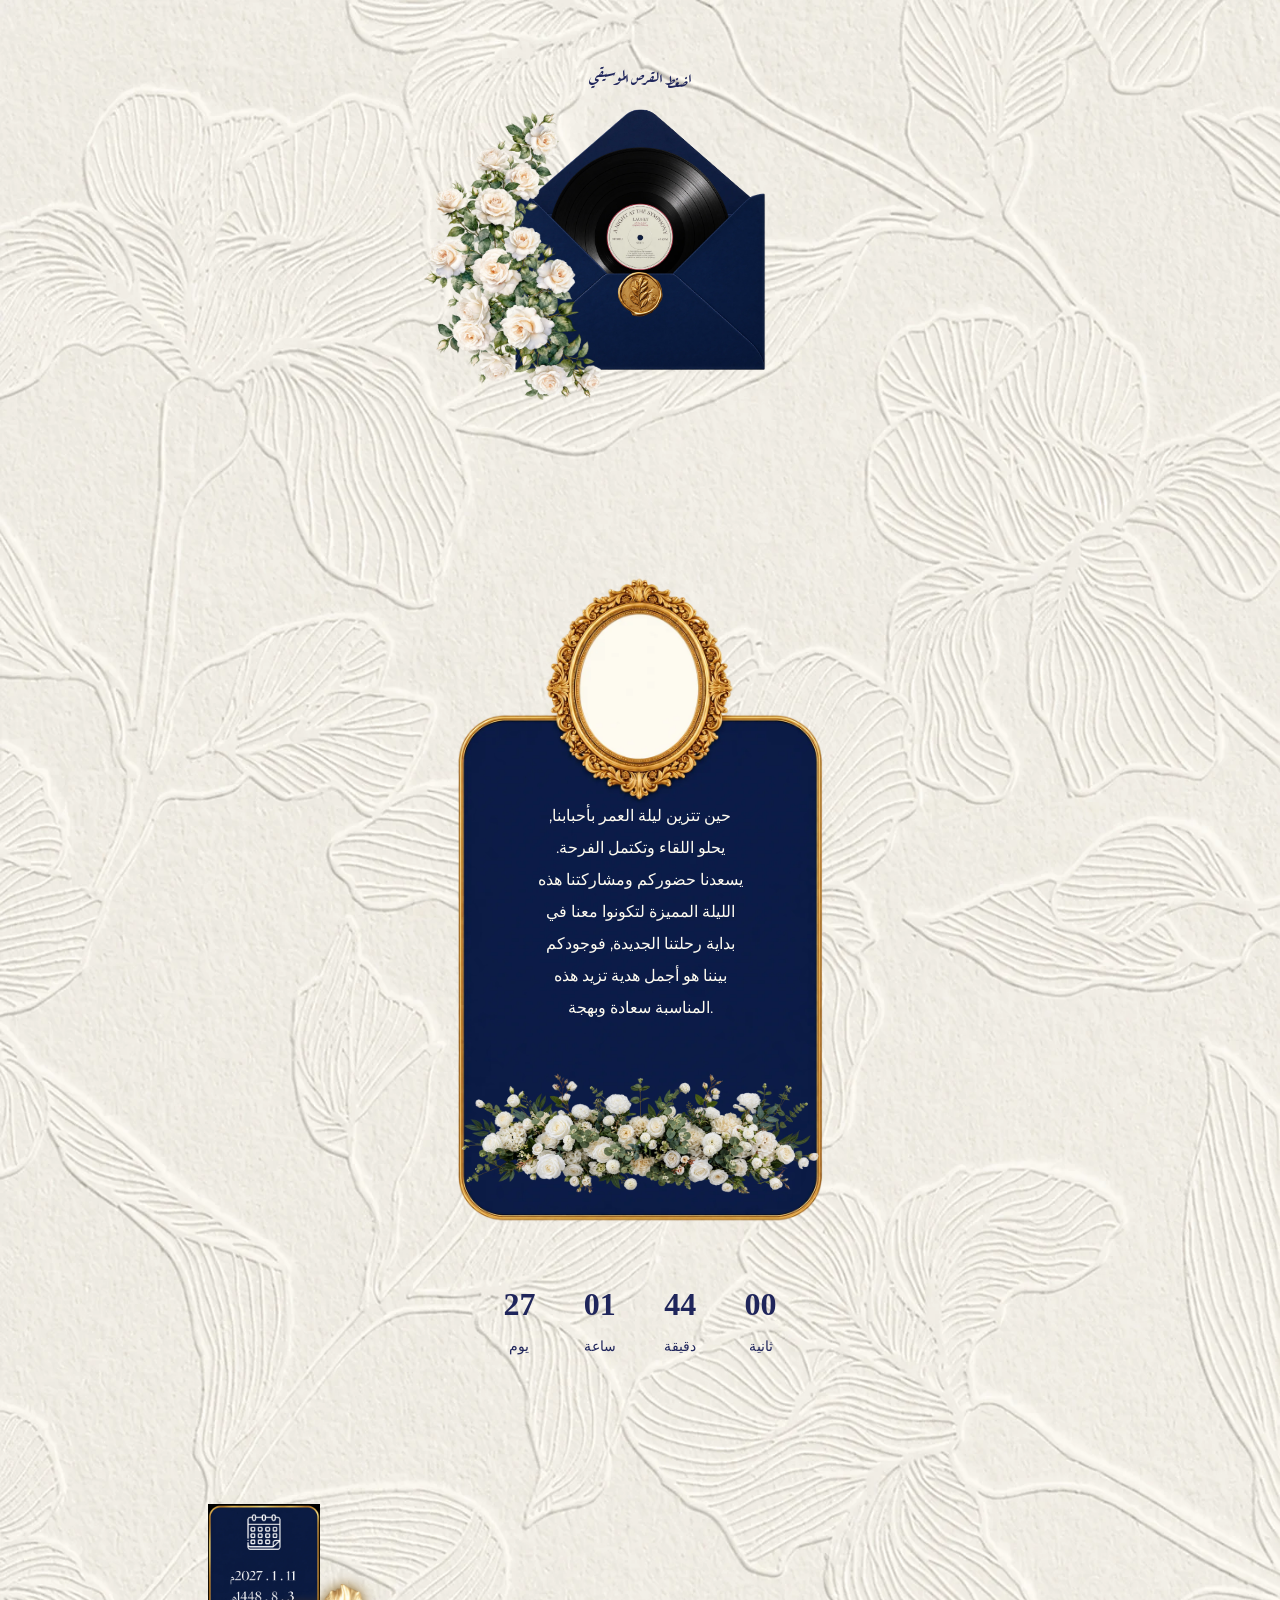
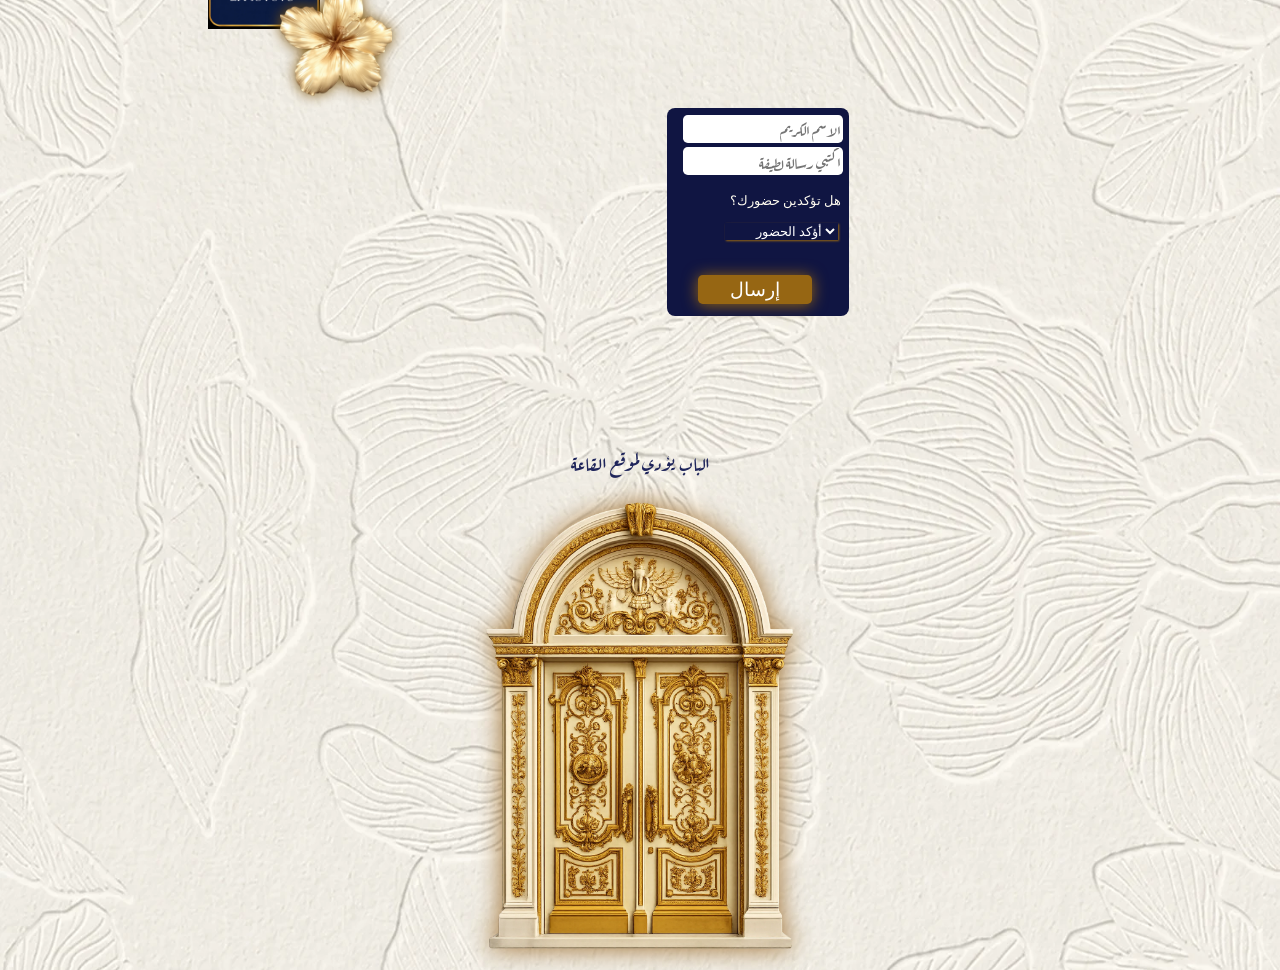
<file: index.html>
<!DOCTYPE html>
<html lang="en">
<head>
    <meta charset="UTF-8">
    <meta name="viewport" content="width=device-width, initial-scale=1.0">
    <title>دعوة</title>
    <link rel="stylesheet" href="home.css">
<script src="th.js"></script>
<script src="home.js"></script>
    <link rel="preconnect" href="https://fonts.googleapis.com">
<link rel="preconnect" href="https://fonts.gstatic.com" crossorigin>
<link href="https://fonts.googleapis.com/css2?family=Amiri:ital,wght@0,400;0,700;1,400;1,700&family=Aref+Ruqaa:wght@400;700&family=Montserrat:ital,wght@0,100..900;1,100..900&display=swap" rel="stylesheet">
<link rel="preconnect" href="https://fonts.googleapis.com">
<link rel="preconnect" href="https://fonts.gstatic.com" crossorigin>
<link href="https://fonts.googleapis.com/css2?family=Amiri:ital,wght@0,400;0,700;1,400;1,700&family=Aref+Ruqaa:wght@400;700&family=El+Messiri:wght@400..700&family=Montserrat:ital,wght@0,100..900;1,100..900&family=Tajawal:wght@200;300;400;500;700;800;900&display=swap" rel="stylesheet">
</head>
<body> 
    
<div class="all"> 

    <div class="one">
        <p class="a">اضغط القرص الموسيقي</p>
<img src="nnnnew.webp" class="open">
<img src="nnew.webp" class="music">
<img src="neeew.webp" class="darf">
<img src="nnnew.webp" class="bocket">
<img src="neeeew.webp" class="gold">
    </div>


    <div class="too">
<img src="neew.webp" class="poster">
<p class="b">حين تتزين ليلة العمر بأحبابنا, يحلو اللقاء وتكتمل الفرحة. يسعدنا حضوركم ومشاركتنا هذه الليلة المميزة لتكونوا معنا في بداية رحلتنا الجديدة, فوجودكم بيننا هو أجمل هدية تزيد هذه المناسبة سعادة وبهجة.</p>
<img src="neww.webp" class="flo">

<div class="countdown-container">
  <div class="time-box">
    <span id="days">00</span>
    <p>يوم</p>
  </div>
  <div class="time-box">
    <span id="hours">00</span>
    <p>ساعة</p>
</div>
<div class="time-box">
    <span id="minutes">00</span>
    <p>دقيقة</p>
 </div>
<div class="time-box">
    <span id="seconds">00</span>
    <p>ثانية</p>
    </div>
</div>
    </div>


    <div class="three">
<div class="hdor">
    </div>
    <input type="text" id="guestName" placeholder="الاسم الكريم" class="name">
<input type="text" id="guestMessage" placeholder="اكتبي رسالة لطيفة" class="name-tow">
<p class="gh">هل تؤكدين حضورك؟</p>
    <select id="attendanceSelect" class="c">
    <option value="أؤكد الحضور">أؤكد الحضور</option>
    <option value="أعتذر عن الحضور">أعتذر عن الحضور</option>
</select>
<button type="button" onclick="submitRSVP()">إرسال</button>
</div>
<img src="neeeeew.webp" class="date">
<img src="newwww.webp" class="golden">
    </div>


    <div class="four">
<p class="dor">الباب يؤدي لموقع القاعة</p>
<a href="https://maps.app.goo.gl/7cbrK6A2VD175eXN9" target="_blank" rel="noopener noreferrer">
    <img src="newwwww.webp" alt="باب القاعة" width="290" class="door">
</a>
    </div>
</div>
</body>
</html>
</file>
<file: home.css>
* {
    box-sizing: border-box;
}

html {
    width: 100%;
}

body {
    margin: 0;
    min-height: 100vh;
    background-image: url('new.webp');
    background-size: cover;
    background-position: center top;
    background-repeat: repeat-y;
}

.all {
    position: relative;
    width: 100%;
    min-height: 100vh;
    height: auto;
    overflow: clip;
}

.one,
.too,
.three,
.four {
    position: relative;
    width: 100%;
    max-width: 450px;
    margin-inline: auto;
}

.one {
    display: block;  
    position: relative;
    height: 32rem;
}

.a {
     font-family: "Aref Ruqaa", serif;
    font-size: 1rem;
    margin-top: 4rem;
text-align: center;
    color: hsl(234, 49%, 24%);
}

.music {
    position: absolute;
    display: block;
max-width: 100%;
width: 45%;
 margin-left: auto;
    margin-right: auto;
    top: 5rem;
    left: 50%;
    transform: translateX(-50%);
}
.open {
    display: block;
    width: 90%;
     max-width: 100%;
 margin-left: auto;
    margin-right: auto;
}
.darf {
    position: absolute;
    display: block;
    max-width: 100%;
    width: 60%;
 margin-left: auto;
    margin-right: auto;
    top: 8rem;
    left: 50%;
    transform: translateX(-50%);
}
.bocket {
    position: absolute;
   max-width: 100%;
   width: 12rem;
   top: 3rem;
   left: 0rem;
}
.gold {
    position: absolute;
    max-width: 100%;
    width: 3rem;
     margin-left: auto;
    margin-right: auto;
     left: 50%;
    transform: translateX(-50%);
    top: 13rem;
}


.too {
    display: block;  
     position: relative;
}

.poster {
  max-width: 100%;
  width: 30rem;
  margin-left: auto;
  margin-right: auto;
 display: block;
}
.b {
    position: absolute;
  font-family: "Montserrat", sans-serif;
    text-align: center;
    margin-left: auto;
    margin-right: auto;
    top: 13rem;
    color: #FEFBF0;
    line-height: 2rem;
    width: 13rem;
    font-size: 1rem;
    left: 50%;
    transform: translateX(-50%);
}
.flo {
    position: absolute;
    top: 31rem;
    max-width: 100%;
    width: 23rem;
    margin-left: auto;
    margin-right: auto;
    left: 50%;
    transform: translateX(-50%);
}
.countdown-container {
  display: flex;
  justify-content: center;
  gap: 10px;
  position: relative;
  margin-top: 1rem;
}
.time-box {
  color: hsl(234, 49%, 24%);
  padding: 1.2rem;
  border-radius: 10px;
  text-align: center;
}
.time-box span {
  font-size: 2rem;
  font-weight: bold;
  display: block;
}
.time-box p {
  font-size: 0.9rem;
  color: hsl(234, 49%, 24%);
}


.three {
   display: block;   
    position: relative;
    width: 100%;
    max-width: 450px;
    margin-inline: auto;
    min-height: 40rem;
}
.date {
    position: absolute;
   max-width: 100%;
   width: 7rem;
   top: 90rem;
   left: 13rem;
}
.hdor {
     position: absolute;
    width: 11.4rem;
    height: 13rem;
    top: 20rem;
    right: 1rem;
    background-color: hsl(233, 62%, 16%);
    border-radius: 0.5rem;
   max-width: 100%;
}
.golden {
    position: absolute;
   max-width: 100%;
filter: drop-shadow(0px 0px 7px hsl(38, 77%, 28%));
width: 7rem;
top: 95rem;
left: 17.5rem;
}
.name {
    position: absolute;
   max-width: 100%;
   top: 20.4rem;
   width: 10rem;
   right: 1.4rem;
    border-radius: 0.3rem;
    border: none;
text-align: right;
font-size: 1rem;
font-family: "Aref Ruqaa", serif;
color: hsl(38, 78%, 33%);
}
.name:hover {
    background-color: hsl(0, 2%, 90%);
}
.name-tow:hover {
    background-color: hsl(0, 2%, 90%);
}
.name-tow {
    position: absolute;
    top: 22.4rem;
   max-width: 100%;
   width: 10rem;
   right: 1.4rem;
    border-radius: 0.3rem;
    border: none;
font-size: 1rem;
text-align: right;
font-family: "Aref Ruqaa", serif;
color: hsl(38, 78%, 33%);
}
.gh {
    max-width: 100%;
    position: absolute;
    top: 24.5rem;
    right: 1.5rem;
    color: #FEFBF0;
    font-size: 0.8rem;
  font-family: "Montserrat", sans-serif;
  text-align: right;
}
.c {
    position: absolute;
    top: 27.2rem;
    right: 1.7rem;
    max-width: 100%;
    border: none;
    color: white;
    background-color: hsl(234, 61%, 16%);
    box-shadow: 1px 1px 2px hsl(38, 78%, 33%);
    font-size: 0.8rem;
  font-family: "Montserrat", sans-serif;
  text-align: right;
}

.attendance-container {
    display: flex;
    flex-direction:column;
    gap: 15px;
}
.radio-option input[type="radio"] {
    display: none;
}
.option input[type="radio"] {
    display: none;
}
.radio-option {
   max-width: 100%;
border-radius: 5px;
text-align: right;
    display: flex;
    align-items: center;
    justify-content: center;
    padding: 12px 20px;
    background-color:hsl(234, 49%, 24%);
color: white;
font-size: 12px;
padding-top: 15px;
padding-bottom: 15px;
}
.option {
  max-width: 100%;
border-radius: 5px;
text-align: right;
    display: flex;
    align-items: center;
    justify-content: center;
    padding: 12px 20px;
    background-color:hsl(234, 49%, 24%);
color: white;
font-size: 12px;
padding-bottom: 15px;
}
.radio-option:has(input[type="radio"]:checked) {
background-color:hsl(38, 78%, 33%);
color: white;
border-color:blue;
}
.option:has(input[type="radio"]:checked) {
background-color:hsl(38, 78%, 33%);
color: white;
border-color:blue;
}
 
button {
    position: absolute;
    top: 30.4rem;
    right: 3.3rem;
    max-width: 100%;
    padding: 0.2rem 2rem;
border: none;
border-radius: 0.3rem;
font-size: 1.2rem;
background-color:hsl(38, 78%, 33%);
color: white;
box-shadow: 0px 1px 15px hsl(38, 78%, 33%);
}
button:active {
    box-shadow: none;
background-color:hsl(38, 77%, 28%);
}


.four {
    display: block; 
    margin: 0 auto;
    height: auto;  
}

.dor {
     color: hsl(234, 49%, 24%);
      font-family: "Aref Ruqaa", serif;
    font-size: 1.2rem;
text-align: center;

}
.door { 
    margin-top: 20px;
    display: block;
    filter: drop-shadow(0px 0px 13px #9c6c2c);
    cursor: pointer;
    width: 70%;
    max-width: 100%;
     margin-left: auto;
    margin-right: auto;
}

.door:hover {
    filter: drop-shadow(0px 0px 5px #9c6c2c);
    transition: 0.5s;
}

.door:active {
    filter: none;
}
















/* ضبط البوستر على الجوال */
@media (max-width: 600px) {
    .b {
        top: 11rem;
    }

    .flo {
        top: 28rem;
    }
}















/* ترتيب عناصر الصندوق الثالث فقط */
.three {
    position: relative;
    width: 100%;
    max-width: 450px;
    margin-inline: auto;
    min-height: 40rem;
}

.three .hdor {
    position: absolute;
}

.three .name {
    position: absolute;
}

.three .name-tow {
    position: absolute;
}

.three .gh {
    position: absolute;
}

.three .c {
    position: absolute;
}

.three button {
    position: absolute;
}
</file>
